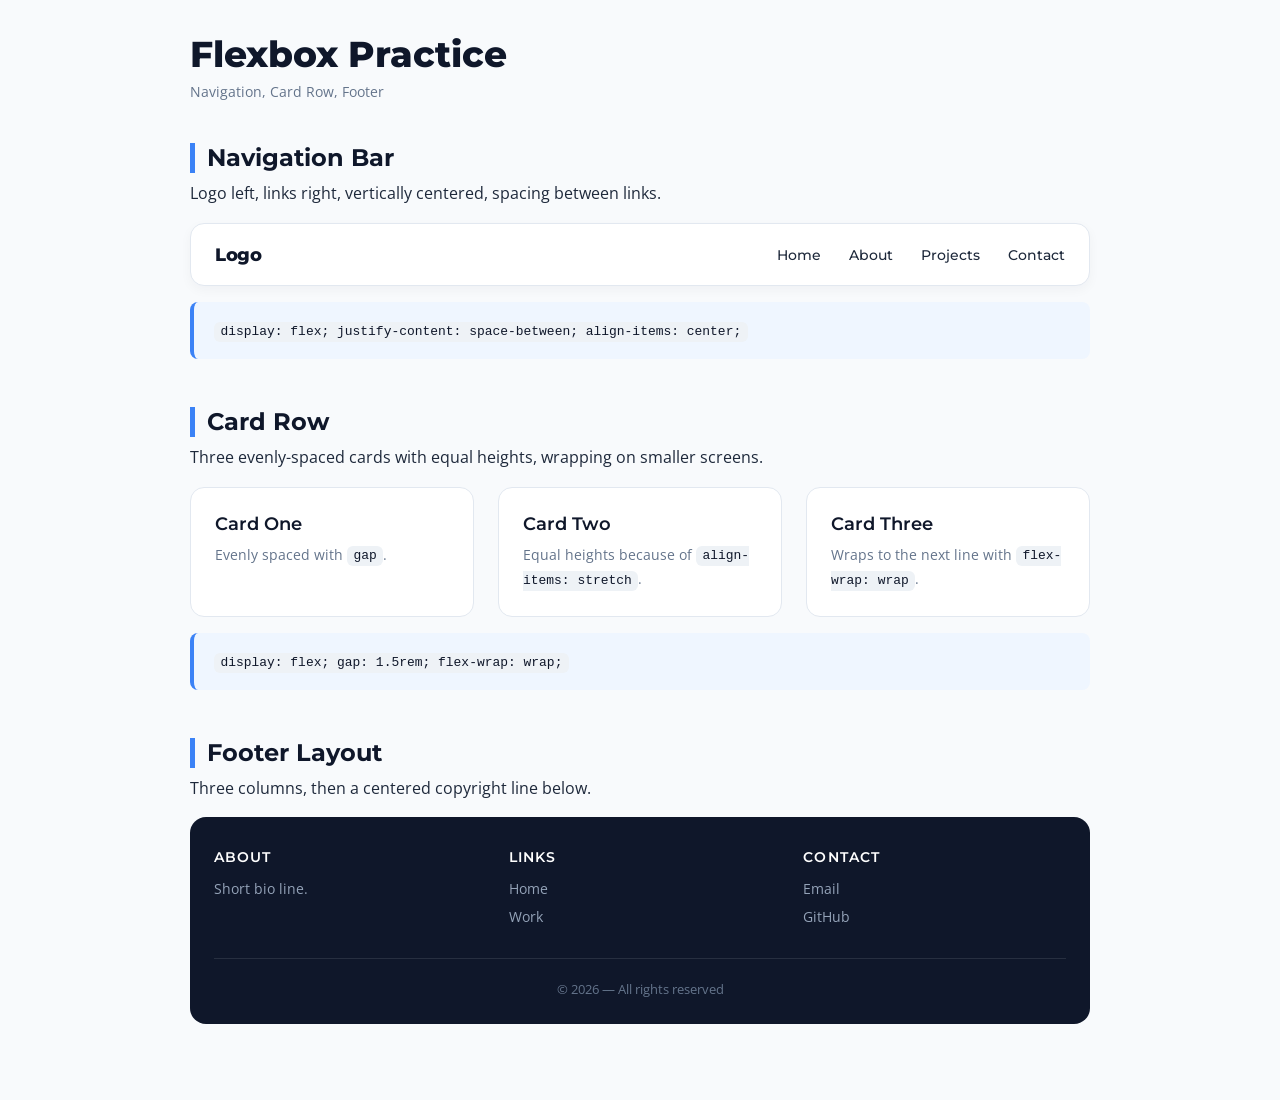
<file: flexbox-practice/index.html>
<!DOCTYPE html>
<html lang="en">
<head>
  <meta charset="UTF-8">
  <meta name="viewport" content="width=device-width, initial-scale=1.0">
  <title>Flexbox Practice ·</title>
  <link rel="preconnect" href="https://fonts.googleapis.com">
  <link rel="preconnect" href="https://fonts.gstatic.com" crossorigin>
  <link href="https://fonts.googleapis.com/css2?family=Montserrat:wght@400;500;600;700;800&family=Open+Sans:wght@400;500;600;700&display=swap" rel="stylesheet">
  <link rel="stylesheet" href="styles.css">
</head>
<body>

  <div class="wrap">

    <h1>Flexbox Practice</h1>
    <p class="text-small">Navigation, Card Row, Footer</p>

    <!-- ============ EXERCISE 1: NAV BAR ============ -->
    <section>
      <h2>Navigation Bar</h2>
      <p>Logo left, links right, vertically centered, spacing between links.</p>

      <nav class="demo-nav">
        <div class="logo">Logo</div>
        <ul class="links">
          <li><a href="#">Home</a></li>
          <li><a href="#">About</a></li>
          <li><a href="#">Projects</a></li>
          <li><a href="#">Contact</a></li>
        </ul>
      </nav>

      <p class="note"><code>display: flex; justify-content: space-between; align-items: center;</code></p>
    </section>

    <!-- ============ EXERCISE 2: CARD ROW ============ -->
    <section>
      <h2>Card Row</h2>
      <p>Three evenly-spaced cards with equal heights, wrapping on smaller screens.</p>

      <div class="card-row">
        <article class="demo-card">
          <h3>Card One</h3>
          <p>Evenly spaced with <code>gap</code>.</p>
        </article>
        <article class="demo-card">
          <h3>Card Two</h3>
          <p>Equal heights because of <code>align-items: stretch</code>.</p>
        </article>
        <article class="demo-card">
          <h3>Card Three</h3>
          <p>Wraps to the next line with <code>flex-wrap: wrap</code>.</p>
        </article>
      </div>

      <p class="note"><code>display: flex; gap: 1.5rem; flex-wrap: wrap;</code></p>
    </section>

    <!-- ============ EXERCISE 3: FOOTER ============ -->
    <section>
      <h2>Footer Layout</h2>
      <p>Three columns, then a centered copyright line below.</p>

      <footer class="demo-footer">
        <div class="footer-cols">
          <div class="footer-col">
            <h4>About</h4>
            <p>Short bio line.</p>
          </div>
          <div class="footer-col">
            <h4>Links</h4>
            <ul>
              <li><a href="#">Home</a></li>
              <li><a href="#">Work</a></li>
            </ul>
          </div>
          <div class="footer-col">
            <h4>Contact</h4>
            <ul>
              <li><a href="#">Email</a></li>
              <li><a href="#">GitHub</a></li>
            </ul>
          </div>
        </div>
        <p class="copyright">© 2026 — All rights reserved</p>
      </footer>
    </section>

  </div>

</body>
</html>
</file>
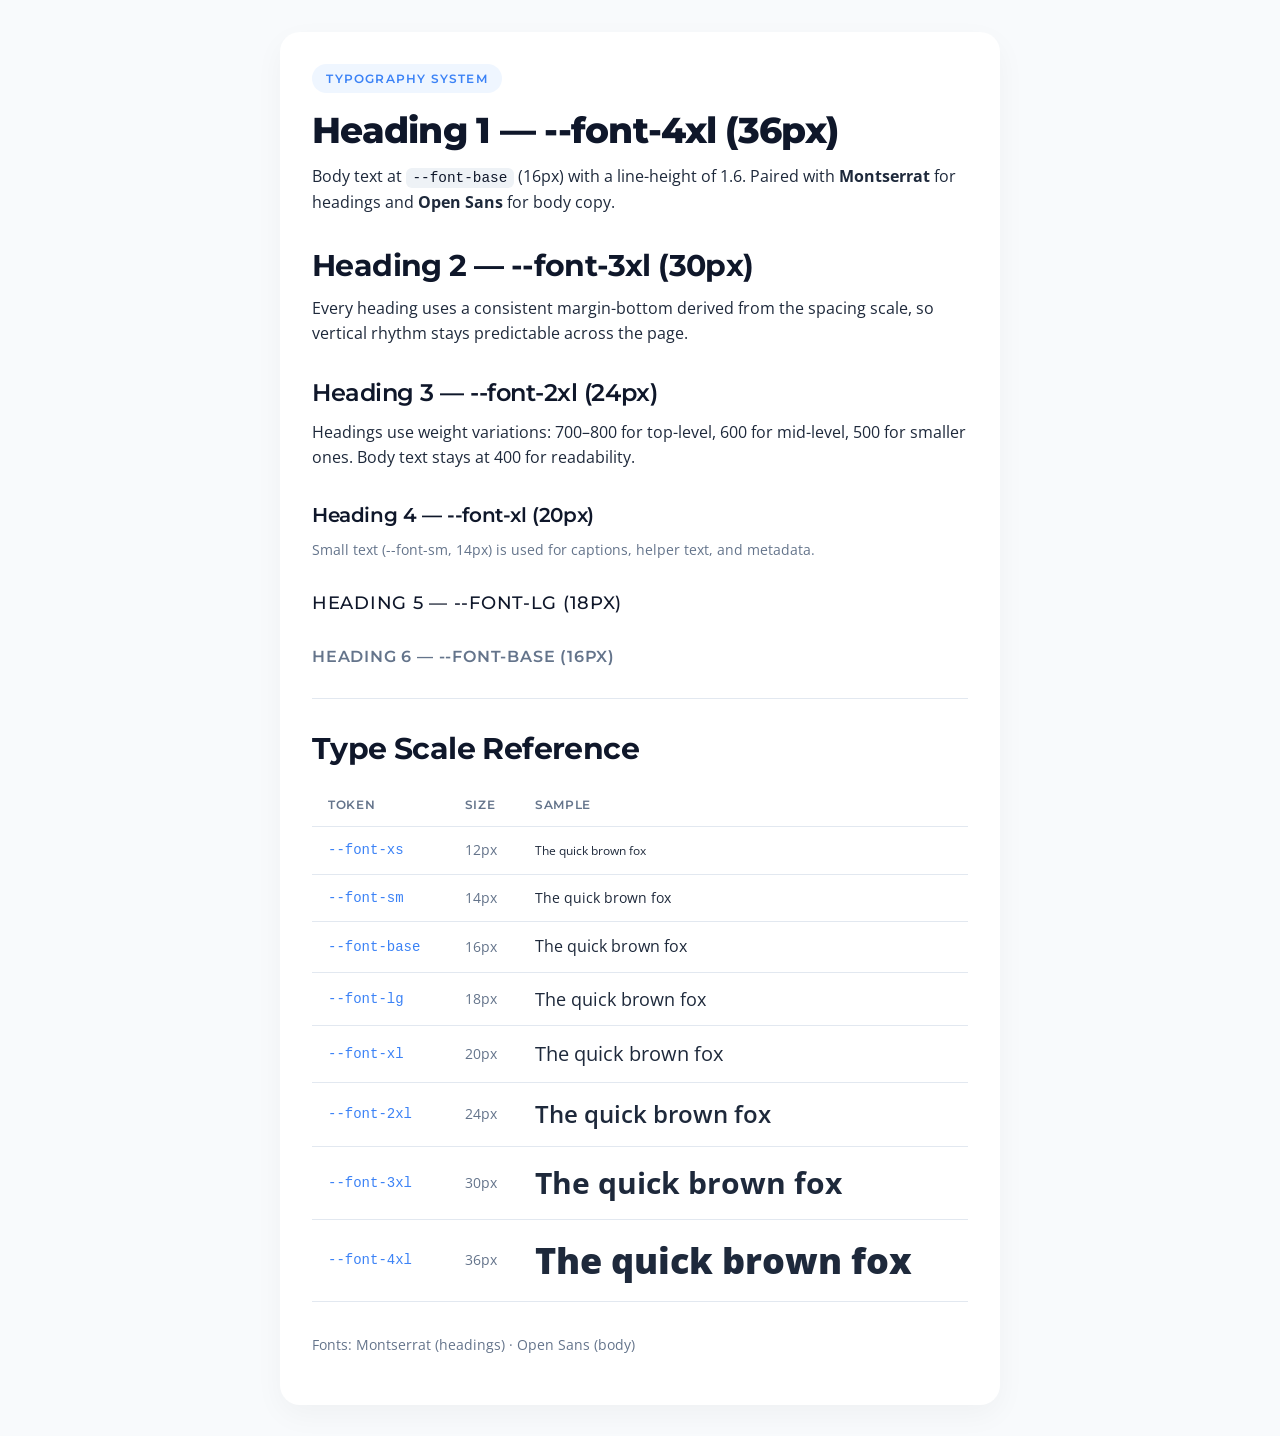
<file: typography-system/index.html>
<!DOCTYPE html>
<html lang="en">
<head>
  <meta charset="UTF-8">
  <meta name="viewport" content="width=device-width, initial-scale=1.0">
  <title>Typography System · Task 3.3</title>
  <link rel="preconnect" href="https://fonts.googleapis.com">
  <link rel="preconnect" href="https://fonts.gstatic.com" crossorigin>
  <link href="https://fonts.googleapis.com/css2?family=Montserrat:wght@400;500;600;700;800&family=Open+Sans:wght@400;500;600;700&display=swap" rel="stylesheet">
  <link rel="stylesheet" href="styles.css">
</head>
<body>

  <div class="wrap">

    <span class="badge">Typography System</span>
    <h1>Heading 1 — --font-4xl (36px)</h1>
    <p>Body text at <code>--font-base</code> (16px) with a line-height of 1.6. Paired with <strong>Montserrat</strong> for headings and <strong>Open Sans</strong> for body copy.</p>

    <h2>Heading 2 — --font-3xl (30px)</h2>
    <p>Every heading uses a consistent margin-bottom derived from the spacing scale, so vertical rhythm stays predictable across the page.</p>

    <h3>Heading 3 — --font-2xl (24px)</h3>
    <p>Headings use weight variations: 700–800 for top-level, 600 for mid-level, 500 for smaller ones. Body text stays at 400 for readability.</p>

    <h4>Heading 4 — --font-xl (20px)</h4>
    <p class="text-small">Small text (--font-sm, 14px) is used for captions, helper text, and metadata.</p>

    <h5>Heading 5 — --font-lg (18px)</h5>
    <h6>Heading 6 — --font-base (16px)</h6>

    <hr>

    <h2>Type Scale Reference</h2>

    <table class="scale">
      <thead>
        <tr><th>Token</th><th>Size</th><th>Sample</th></tr>
      </thead>
      <tbody>
        <tr><td>--font-xs</td>  <td>12px</td><td style="font-size: var(--font-xs);">The quick brown fox</td></tr>
        <tr><td>--font-sm</td>  <td>14px</td><td style="font-size: var(--font-sm);">The quick brown fox</td></tr>
        <tr><td>--font-base</td><td>16px</td><td style="font-size: var(--font-base);">The quick brown fox</td></tr>
        <tr><td>--font-lg</td>  <td>18px</td><td style="font-size: var(--font-lg);">The quick brown fox</td></tr>
        <tr><td>--font-xl</td>  <td>20px</td><td style="font-size: var(--font-xl);">The quick brown fox</td></tr>
        <tr><td>--font-2xl</td> <td>24px</td><td style="font-size: var(--font-2xl); font-weight: 600;">The quick brown fox</td></tr>
        <tr><td>--font-3xl</td> <td>30px</td><td style="font-size: var(--font-3xl); font-weight: 700;">The quick brown fox</td></tr>
        <tr><td>--font-4xl</td> <td>36px</td><td style="font-size: var(--font-4xl); font-weight: 800;">The quick brown fox</td></tr>
      </tbody>
    </table>

    <p class="text-small" style="margin-top: 2rem;">Fonts: Montserrat (headings) · Open Sans (body)</p>

  </div>

</body>
</html>
</file>
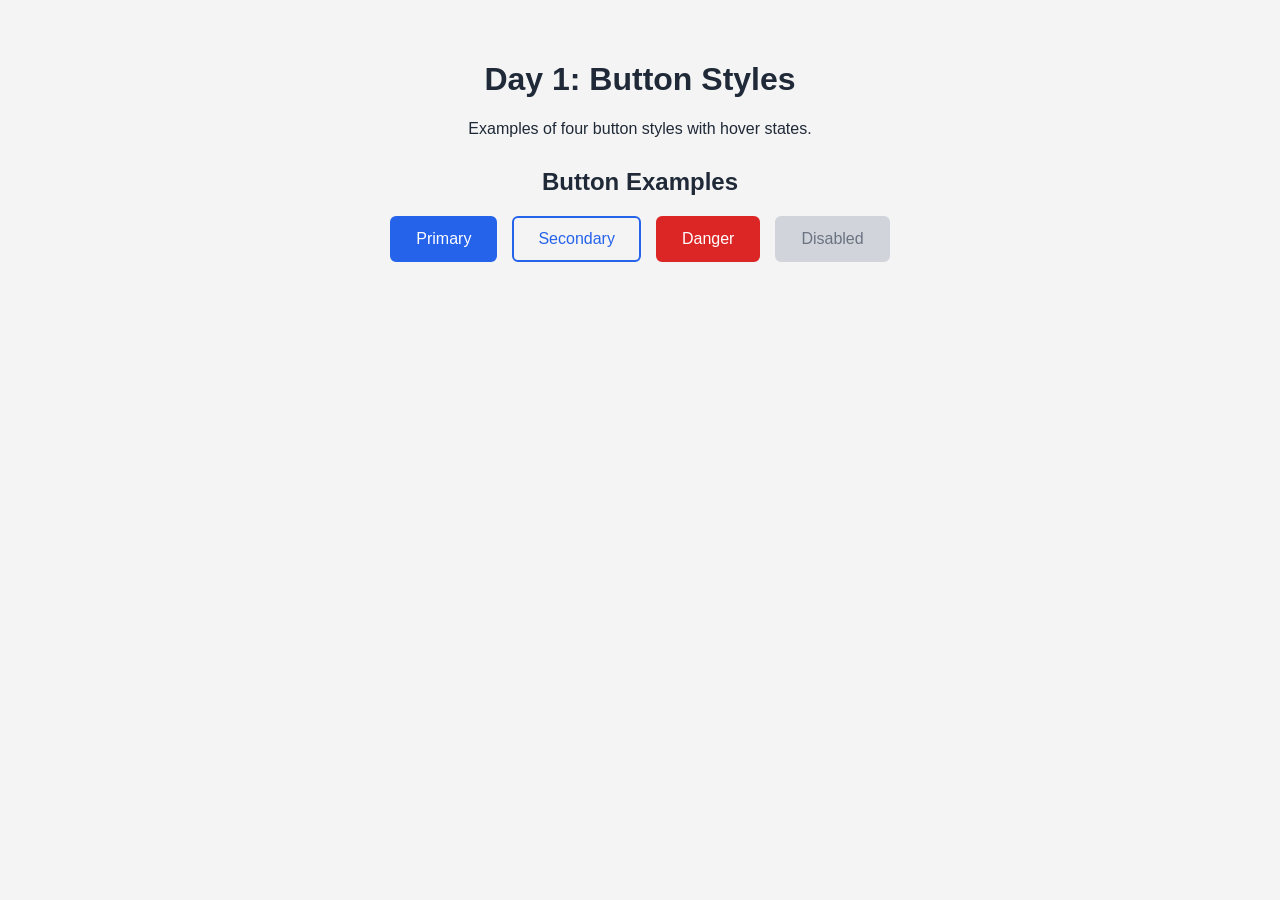
<file: daily-challenges/day-1.html>
<!DOCTYPE html>
<html lang="en">
<head>
    <meta charset="UTF-8">
    <meta name="viewport" content="width=device-width, initial-scale=1.0">
    <title>Day 1 - Semantic Button Styles</title>

    <style>
        * {
            box-sizing: border-box;
        }

        body {
            margin: 0;
            padding: 40px 20px;
            font-family: Arial, sans-serif;
            background-color: #f4f4f4;
            color: #1f2937;
        }

        main {
            max-width: 900px;
            margin: 0 auto;
            text-align: center;
        }

        .button-section {
            margin-top: 30px;
        }

        .button-container {
            display: flex;
            justify-content: center;
            flex-wrap: wrap;
            gap: 15px;
            margin-top: 20px;
        }

        .btn {
            padding: 12px 24px;
            border-radius: 6px;
            font-size: 16px;
            font-family: inherit;
            cursor: pointer;
            transition: background-color 0.3s, color 0.3s,
                        border-color 0.3s;
        }

        .primary {
            background-color: #2563eb;
            color: white;
            border: 2px solid #2563eb;
        }

        .primary:hover {
            background-color: #1d4ed8;
            border-color: #1d4ed8;
        }

        .secondary {
            background-color: transparent;
            color: #2563eb;
            border: 2px solid #2563eb;
        }

        .secondary:hover {
            background-color: #2563eb;
            color: white;
        }

        .danger {
            background-color: #dc2626;
            color: white;
            border: 2px solid #dc2626;
        }

        .danger:hover {
            background-color: #b91c1c;
            border-color: #b91c1c;
        }

        .disabled {
            background-color: #d1d5db;
            color: #6b7280;
            border: 2px solid #d1d5db;
            cursor: not-allowed;
        }

        .btn:focus-visible {
            outline: 3px solid #111827;
            outline-offset: 3px;
        }
    </style>
</head>
<body>

    <main>
        <header>
            <h1>Day 1: Button Styles</h1>
            <p>Examples of four button styles with hover states.</p>
        </header>

        <section class="button-section" aria-labelledby="buttons-heading">
            <h2 id="buttons-heading">Button Examples</h2>

            <div class="button-container">
                <button type="button" class="btn primary">
                    Primary
                </button>

                <button type="button" class="btn secondary">
                    Secondary
                </button>

                <button type="button" class="btn danger">
                    Danger
                </button>

                <button type="button" class="btn disabled" disabled>
                    Disabled
                </button>
            </div>
        </section>
    </main>

</body>
</html>
</file>
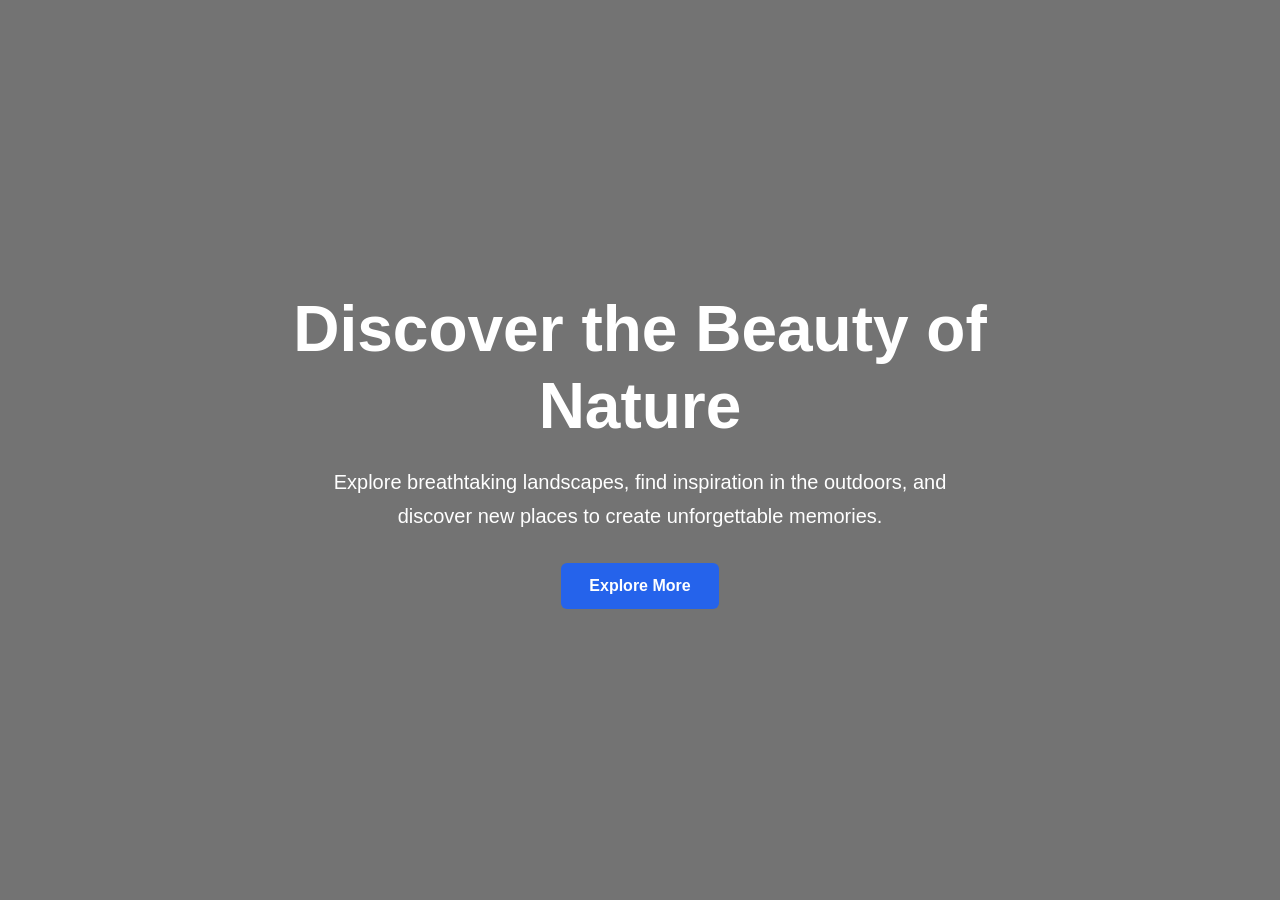
<file: daily-challenges/day-3.html>
<!DOCTYPE html>
<html lang="en">
<head>
  <meta charset="UTF-8">
  <meta name="viewport" content="width=device-width, initial-scale=1.0">
  <title>Day 3: Hero Section</title>

  <style>
    * {
      box-sizing: border-box;
    }

    body {
      margin: 0;
      font-family: Arial, sans-serif;
    }

    .hero {
      display: flex;
      align-items: center;
      justify-content: center;
      min-height: 100vh;
      padding: 40px 20px;
      text-align: center;
      color: white;
      background:
        linear-gradient(rgba(0, 0, 0, 0.55), rgba(0, 0, 0, 0.55)),
        url("https://images.unsplash.com/photo-1470770841072-f978cf4d019e?auto=format&fit=crop&w=1920&q=80");
      background-position: center;
      background-size: cover;
      background-repeat: no-repeat;
    }

    .hero-content {
      width: 100%;
      max-width: 800px;
    }

    .hero h1 {
      margin: 0 0 20px;
      font-size: clamp(2rem, 6vw, 4rem);
      line-height: 1.2;
    }

    .hero p {
      max-width: 650px;
      margin: 0 auto 30px;
      font-size: clamp(1rem, 2.5vw, 1.25rem);
      line-height: 1.7;
    }

    .hero-link {
      display: inline-block;
      padding: 14px 28px;
      border-radius: 6px;
      background-color: #2563eb;
      color: white;
      font-weight: bold;
      text-decoration: none;
      transition: background-color 0.3s ease;
    }

    .hero-link:hover {
      background-color: #1d4ed8;
    }

    .hero-link:focus-visible {
      outline: 3px solid white;
      outline-offset: 4px;
    }
  </style>
</head>

<body>
  <main>
    <section class="hero" aria-labelledby="hero-title">
      <div class="hero-content">
        <h1 id="hero-title">Discover the Beauty of Nature</h1>

        <p>
          Explore breathtaking landscapes, find inspiration in the
          outdoors, and discover new places to create unforgettable
          memories.
        </p>

        <a
          class="hero-link"
          href="https://developer.mozilla.org/en-US/docs/Learn_web_development"
          target="_blank"
          rel="noopener noreferrer"
        >
          Explore More
        </a>
      </div>
    </section>
  </main>
</body>
</html>
</file>
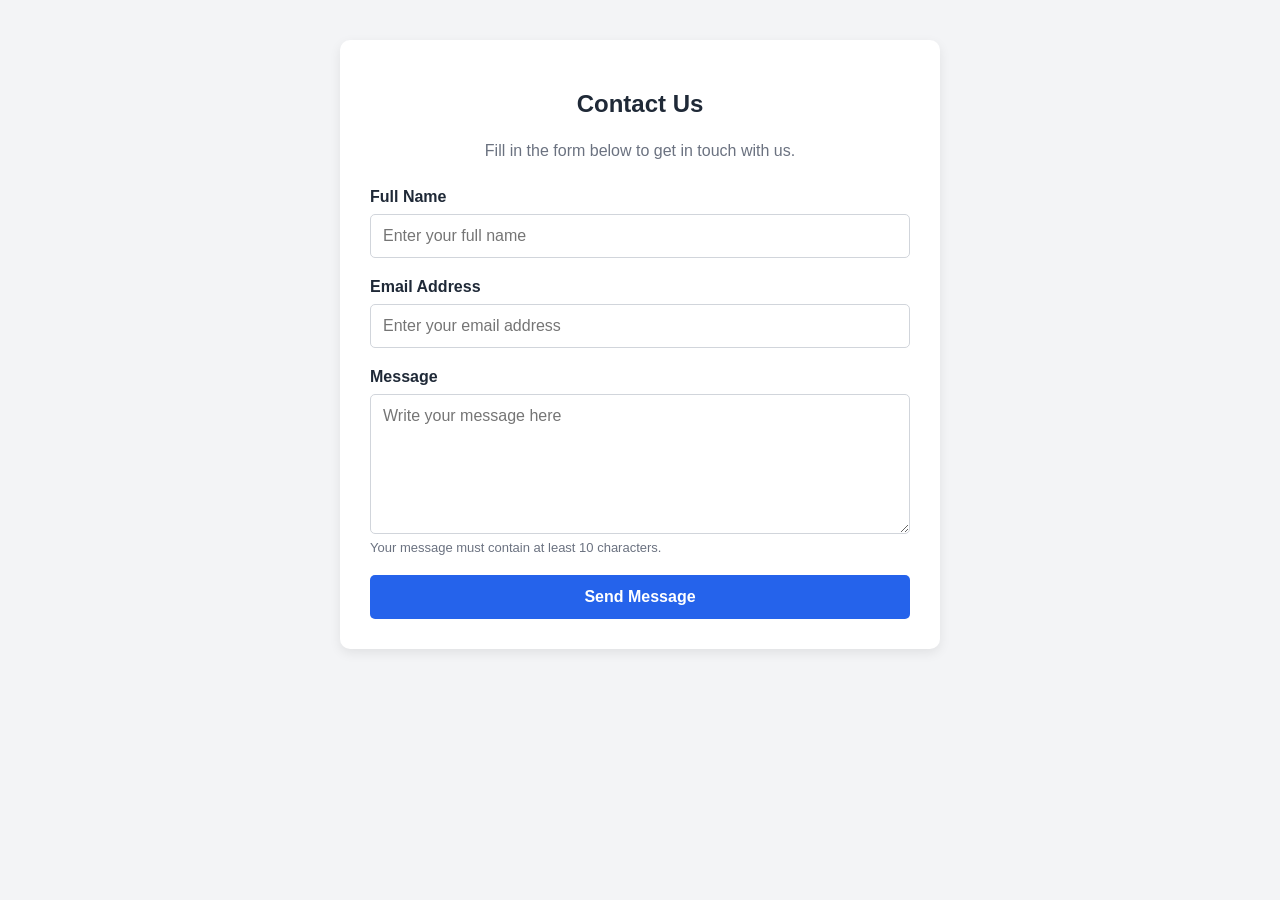
<file: daily-challenges/day-4.html>
<!DOCTYPE html>
<html lang="en">
<head>
  <meta charset="UTF-8">
  <meta name="viewport" content="width=device-width, initial-scale=1.0">
  <title>Day 4: Contact Form</title>

  <style>
    * {
      box-sizing: border-box;
    }

    body {
      margin: 0;
      padding: 40px 20px;
      font-family: Arial, sans-serif;
      background-color: #f3f4f6;
      color: #1f2937;
    }

    main {
      max-width: 600px;
      margin: 0 auto;
    }

    .contact-section {
      padding: 30px;
      background-color: #fff;
      border-radius: 10px;
      box-shadow: 0 4px 12px rgba(0, 0, 0, 0.08);
    }

    header {
      margin-bottom: 25px;
      text-align: center;
    }

    header p {
      color: #6b7280;
      line-height: 1.6;
    }

    .form-group {
      margin-bottom: 20px;
    }

    label {
      display: block;
      margin-bottom: 8px;
      font-weight: bold;
    }

    input,
    textarea {
      display: block;
      width: 100%;
      padding: 12px;
      border: 1px solid #d1d5db;
      border-radius: 5px;
      font: inherit;
      background-color: #fff;
    }

    textarea {
      min-height: 140px;
      resize: vertical;
    }

    input:focus,
    textarea:focus {
      border-color: #2563eb;
      outline: 2px solid #bfdbfe;
    }

    input:invalid:not(:placeholder-shown),
    textarea:invalid:not(:placeholder-shown) {
      border-color: #dc2626;
    }

    .hint {
      display: block;
      margin-top: 6px;
      color: #6b7280;
      font-size: 13px;
    }

    button {
      width: 100%;
      padding: 13px;
      border: none;
      border-radius: 5px;
      background-color: #2563eb;
      color: white;
      font: inherit;
      font-weight: bold;
      cursor: pointer;
      transition: background-color 0.3s ease;
    }

    button:hover {
      background-color: #1d4ed8;
    }

    button:focus-visible {
      outline: 3px solid #111827;
      outline-offset: 3px;
    }

    @media (max-width: 480px) {
      .contact-section {
        padding: 20px;
      }
    }
  </style>
</head>

<body>
  <main>
    <section class="contact-section" aria-labelledby="contact-title">
      <header>
        <h1 id="contact-title">Contact Us</h1>
        <p>Fill in the form below to get in touch with us.</p>
      </header>

      <form action="#" method="get">
        <div class="form-group">
          <label for="name">Full Name</label>
          <input
            type="text"
            id="name"
            name="name"
            placeholder="Enter your full name"
            minlength="2"
            required
          >
        </div>

        <div class="form-group">
          <label for="email">Email Address</label>
          <input
            type="email"
            id="email"
            name="email"
            placeholder="Enter your email address"
            required
          >
        </div>

        <div class="form-group">
          <label for="message">Message</label>
          <textarea
            id="message"
            name="message"
            placeholder="Write your message here"
            minlength="10"
            required
          ></textarea>
          <span class="hint">Your message must contain at least 10 characters.</span>
        </div>

        <button type="submit">Send Message</button>
      </form>
    </section>
  </main>
</body>
</html>
</file>
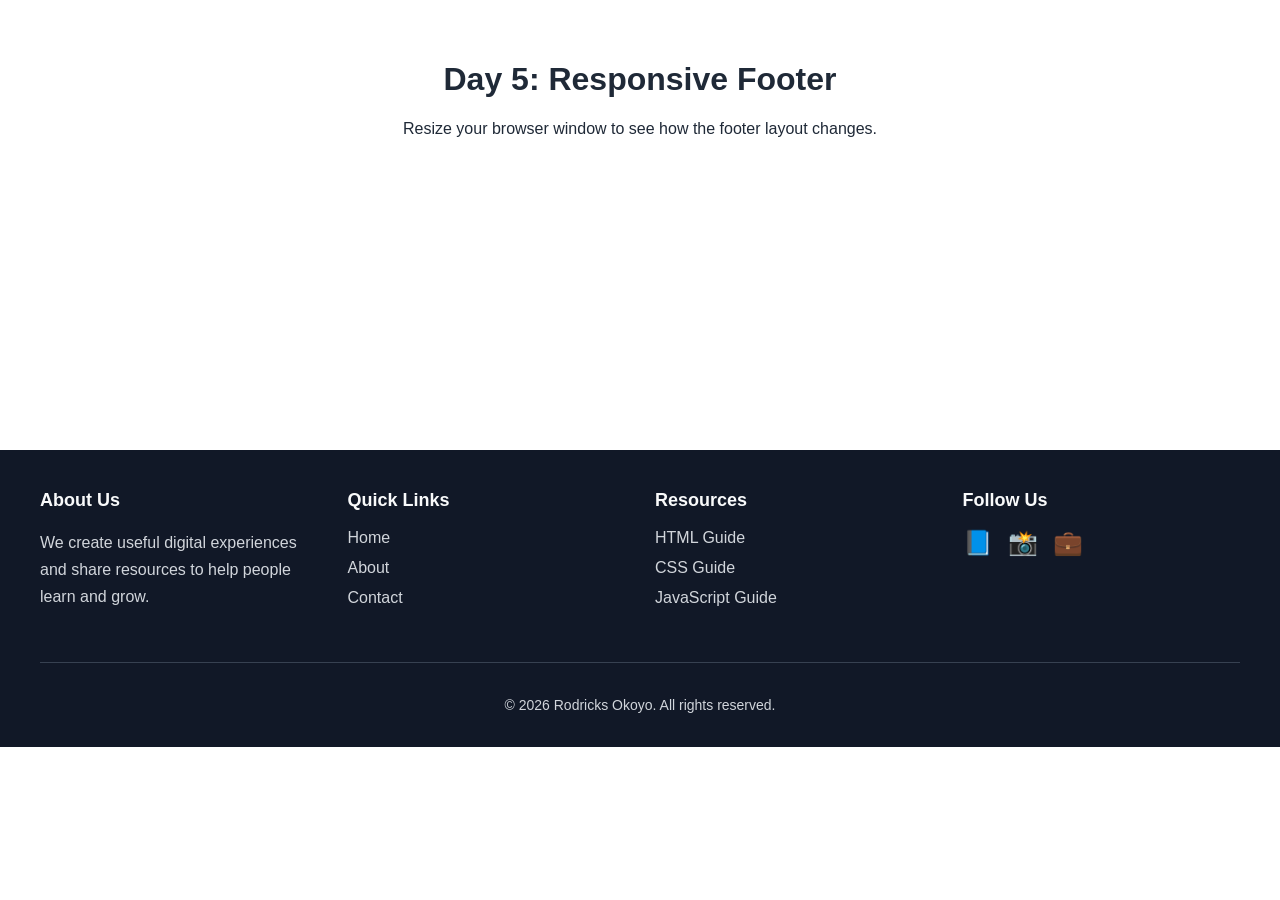
<file: daily-challenges/day-5.html>
<!DOCTYPE html>
<html lang="en">
<head>
  <meta charset="UTF-8">
  <meta name="viewport" content="width=device-width, initial-scale=1.0">
  <title>Day 5: Responsive Footer</title>

  <style>
    * {
      box-sizing: border-box;
    }

    body {
      margin: 0;
      font-family: Arial, sans-serif;
      color: #1f2937;
    }

    main {
      min-height: 50vh;
      padding: 40px 20px;
      text-align: center;
    }

    .site-footer {
      padding: 40px 20px 20px;
      background-color: #111827;
      color: #f9fafb;
    }

    .footer-container {
      display: grid;
      grid-template-columns: repeat(4, minmax(0, 1fr));
      gap: 30px;
      max-width: 1200px;
      margin: 0 auto;
    }

    .footer-column h2 {
      margin-top: 0;
      margin-bottom: 18px;
      font-size: 18px;
    }

    .footer-column p {
      color: #d1d5db;
      line-height: 1.7;
    }

    .footer-column ul {
      margin: 0;
      padding: 0;
      list-style: none;
    }

    .footer-column li {
      margin-bottom: 12px;
    }

    .footer-column a {
      color: #d1d5db;
      text-decoration: none;
      transition: color 0.3s ease;
    }

    .footer-column a:hover {
      color: #60a5fa;
    }

    .footer-column a:focus-visible {
      outline: 2px solid #60a5fa;
      outline-offset: 4px;
    }

    .social-links {
      display: flex;
      flex-wrap: wrap;
      gap: 15px;
    }

    .social-links a {
      font-size: 24px;
    }

    .footer-bottom {
      max-width: 1200px;
      margin: 35px auto 0;
      padding-top: 20px;
      border-top: 1px solid #374151;
      text-align: center;
      color: #d1d5db;
      font-size: 14px;
    }

    @media (max-width: 900px) {
      .footer-container {
        grid-template-columns: repeat(2, minmax(0, 1fr));
      }
    }

    @media (max-width: 500px) {
      .footer-container {
        grid-template-columns: 1fr;
        gap: 25px;
      }
    }
  </style>
</head>

<body>
  <main>
    <h1>Day 5: Responsive Footer</h1>
    <p>Resize your browser window to see how the footer layout changes.</p>
  </main>

  <footer class="site-footer">
    <div class="footer-container">
      <section class="footer-column" aria-labelledby="about-heading">
        <h2 id="about-heading">About Us</h2>
        <p>
          We create useful digital experiences and share resources
          to help people learn and grow.
        </p>
      </section>

      <nav class="footer-column" aria-labelledby="quick-links-heading">
        <h2 id="quick-links-heading">Quick Links</h2>
        <ul>
          <li><a href="#home">Home</a></li>
          <li><a href="#about-heading">About</a></li>
          <li><a href="#contact">Contact</a></li>
        </ul>
      </nav>

      <nav class="footer-column" aria-labelledby="resources-heading">
        <h2 id="resources-heading">Resources</h2>
        <ul>
          <li>
            <a href="https://developer.mozilla.org/en-US/docs/Web/HTML">
              HTML Guide
            </a>
          </li>
          <li>
            <a href="https://developer.mozilla.org/en-US/docs/Web/CSS">
              CSS Guide
            </a>
          </li>
          <li>
            <a href="https://developer.mozilla.org/en-US/docs/Web/JavaScript">
              JavaScript Guide
            </a>
          </li>
        </ul>
      </nav>

      <section class="footer-column" aria-labelledby="social-heading">
        <h2 id="social-heading">Follow Us</h2>
        <div class="social-links">
          <a href="https://www.facebook.com/"
             aria-label="Facebook">📘</a>
          <a href="https://www.instagram.com/"
             aria-label="Instagram">📸</a>
          <a href="https://www.linkedin.com/"
             aria-label="LinkedIn">💼</a>
        </div>
      </section>
    </div>

    <div class="footer-bottom">
      <p>&copy; 2026 Rodricks Okoyo. All rights reserved.</p>
    </div>
  </footer>
</body>
</html>
</file>
<file: flexbox-practice/styles.css>
/* ============================================================
   TASK 4.1 — FLEXBOX PRACTICE
   Three exercises: nav bar, card row, footer
   ============================================================ */

*,
*::before,
*::after { margin: 0; padding: 0; box-sizing: border-box; }

html { font-size: 100%; }

body {
  font-family: 'Open Sans', -apple-system, BlinkMacSystemFont, 'Segoe UI', Roboto, sans-serif;
  font-size: 1rem;
  line-height: 1.6;
  color: #1e293b;
  background: #f8fafc;
  padding: 2rem 1.5rem;
}

h1, h2, h3, h4 {
  font-family: 'Montserrat', sans-serif;
  color: #0f172a;
  line-height: 1.25;
  margin-bottom: 0.5rem;
}
h1 { font-size: 2.25rem; font-weight: 800; margin-bottom: 0.25rem; }
h2 {
  font-size: 1.5rem;
  font-weight: 700;
  border-left: 5px solid #3b82f6;
  padding-left: 0.75rem;
  margin-top: 2.5rem;
  margin-bottom: 0.5rem;
}
h3 { font-size: 1.15rem; font-weight: 600; }
h4 { font-size: 1rem; font-weight: 600; }

p { margin-bottom: 1rem; }

code {
  font-family: ui-monospace, SFMono-Regular, Menlo, monospace;
  font-size: 0.9em;
  background: #eef2f6;
  padding: 0.15rem 0.4rem;
  border-radius: 6px;
  color: #0f172a;
}

.text-small { font-size: 0.875rem; color: #64748b; }

.wrap { max-width: 900px; margin: 0 auto; }
section { margin-bottom: 3rem; }

.note {
  background: #eff6ff;
  border-left: 4px solid #3b82f6;
  padding: 1rem 1.25rem;
  border-radius: 8px;
  margin-top: 1rem;
  font-size: 0.9rem;
  color: #1e293b;
}

/* ============================================================
   EXERCISE 1 · NAVIGATION BAR
   display: flex; justify-content: space-between; align-items: center;
   ============================================================ */
.demo-nav {
  display: flex;
  justify-content: space-between;   /* logo left, links right */
  align-items: center;              /* vertical centering */
  background: #ffffff;
  padding: 1rem 1.5rem;
  border-radius: 14px;
  border: 1px solid #e2e8f0;
  margin-top: 1rem;
  box-shadow: 0 4px 12px rgba(15, 23, 42, 0.04);
}

.demo-nav .logo {
  font-family: 'Montserrat', sans-serif;
  font-weight: 800;
  font-size: 1.15rem;
  color: #0f172a;
  letter-spacing: -0.02em;
}

.demo-nav .links {
  list-style: none;
  display: flex;
  gap: 1.75rem;                     /* spacing between links */
}

.demo-nav .links a {
  font-family: 'Montserrat', sans-serif;
  font-weight: 500;
  font-size: 0.9rem;
  color: #1e293b;
  text-decoration: none;
  transition: color 0.2s ease;
}
.demo-nav .links a:hover { color: #3b82f6; }

/* ============================================================
   EXERCISE 2 · CARD ROW
   display: flex; gap; flex-wrap: wrap; align-items: stretch;
   ============================================================ */
.card-row {
  display: flex;
  gap: 1.5rem;
  flex-wrap: wrap;                  /* wraps on smaller screens */
  align-items: stretch;             /* equal heights */
  margin-top: 1rem;
}

.demo-card {
  flex: 1 1 240px;                  /* grow, shrink, min-width */
  background: #ffffff;
  border: 1px solid #e2e8f0;
  border-radius: 14px;
  padding: 1.5rem;
  transition: transform 0.2s ease, box-shadow 0.2s ease;
}
.demo-card:hover {
  transform: translateY(-3px);
  box-shadow: 0 12px 24px -8px rgba(15, 23, 42, 0.12);
}
.demo-card h3 { margin-bottom: 0.5rem; }
.demo-card p  { color: #64748b; font-size: 0.9rem; margin-bottom: 0; }

/* ============================================================
   EXERCISE 3 · FOOTER
   3 columns on top, centered copyright below
   ============================================================ */
.demo-footer {
  background: #0f172a;
  color: #cbd5e1;
  padding: 2rem 1.5rem 1.5rem;
  border-radius: 16px;
  margin-top: 1rem;
}

.footer-cols {
  display: flex;
  flex-wrap: wrap;                  /* stacks on small screens */
  gap: 2rem;
  justify-content: space-between;
  padding-bottom: 1.5rem;
  border-bottom: 1px solid rgba(255, 255, 255, 0.1);
}

.footer-col {
  flex: 1 1 160px;
}
.footer-col h4 {
  color: #ffffff;
  font-family: 'Montserrat', sans-serif;
  font-size: 0.85rem;
  font-weight: 600;
  text-transform: uppercase;
  letter-spacing: 0.08em;
  margin-bottom: 0.75rem;
}
.footer-col p,
.footer-col ul {
  font-size: 0.875rem;
  color: #94a3b8;
  margin-bottom: 0;
}
.footer-col ul { list-style: none; }
.footer-col ul li { margin-bottom: 0.35rem; }
.footer-col a {
  color: #94a3b8;
  text-decoration: none;
  transition: color 0.2s ease;
}
.footer-col a:hover { color: #3b82f6; }

.copyright {
  text-align: center;
  font-size: 0.8rem;
  color: #64748b;
  margin: 1.25rem 0 0;
}

/* ---------- Small-screen tweak for the demo nav ---------- */
@media (max-width: 480px) {
  .demo-nav .links { gap: 1rem; font-size: 0.8rem; }
  .demo-nav .logo  { font-size: 1rem; }
}
</file>
<file: typography-system/styles.css>
/* ============================================================
   TASK 3.3 — TYPOGRAPHY SYSTEM
   Font pairing: Montserrat (headings) + Open Sans (body)
   ============================================================ */

:root {
  /* Font families */
  --font-heading: 'Montserrat', -apple-system, BlinkMacSystemFont, 'Segoe UI', Roboto, sans-serif;
  --font-body:    'Open Sans',  -apple-system, BlinkMacSystemFont, 'Segoe UI', Roboto, Helvetica, Arial, sans-serif;

  /* Type scale */
  --font-xs:   0.75rem;
  --font-sm:   0.875rem;
  --font-base: 1rem;
  --font-lg:   1.125rem;
  --font-xl:   1.25rem;
  --font-2xl:  1.5rem;
  --font-3xl:  1.875rem;
  --font-4xl:  2.25rem;

  /* Line heights */
  --line-tight:  1.2;
  --line-snug:   1.35;
  --line-normal: 1.6;

  /* Weights */
  --w-regular:  400;
  --w-medium:   500;
  --w-semibold: 600;
  --w-bold:     700;
  --w-extrabold: 800;

  /* Colors */
  --color-heading: #0f172a;
  --color-text:    #1e293b;
  --color-muted:   #64748b;
  --color-border:  #e2e8f0;
  --color-bg:      #f8fafc;
  --color-surface: #ffffff;
  --color-primary: #3b82f6;
  --color-accent-soft: #eff6ff;

  /* Spacing */
  --space-2: 0.5rem;
  --space-3: 0.75rem;
  --space-4: 1rem;
  --space-5: 1.5rem;
  --space-6: 2rem;
  --space-8: 3rem;
}

/* --- Reset --- */
*,
*::before,
*::after {
  margin: 0;
  padding: 0;
  box-sizing: border-box;
}

html { font-size: 100%; -webkit-font-smoothing: antialiased; }

body {
  font-family: var(--font-body);
  font-size: var(--font-base);       /* 16px */
  line-height: var(--line-normal);   /* 1.6 */
  color: var(--color-text);
  background: var(--color-bg);
  padding: var(--space-6) var(--space-4);
}

/* --- Headings --- */
h1, h2, h3, h4, h5, h6 {
  font-family: var(--font-heading);
  color: var(--color-heading);
  line-height: var(--line-tight);
  letter-spacing: -0.02em;
  margin-top: var(--space-6);
  margin-bottom: var(--space-3);
}

h1 { font-size: var(--font-4xl); font-weight: var(--w-extrabold); margin-top: 0; }
h2 { font-size: var(--font-3xl); font-weight: var(--w-bold); }
h3 { font-size: var(--font-2xl); font-weight: var(--w-semibold); }
h4 { font-size: var(--font-xl);  font-weight: var(--w-semibold); }
h5 { font-size: var(--font-lg);  font-weight: var(--w-medium); text-transform: uppercase; letter-spacing: 0.04em; }
h6 { font-size: var(--font-base); font-weight: var(--w-semibold); text-transform: uppercase; letter-spacing: 0.05em; color: var(--color-muted); }

/* --- Body --- */
p {
  font-size: var(--font-base);
  line-height: var(--line-normal);
  margin-bottom: var(--space-4);
}

.text-small { font-size: var(--font-sm); color: var(--color-muted); }

/* --- Demo layout --- */
.wrap { max-width: 720px; margin: 0 auto; background: var(--color-surface); padding: var(--space-6); border-radius: 20px; box-shadow: 0 10px 30px rgba(0,0,0,0.04); }

.badge {
  display: inline-block;
  font-family: var(--font-heading);
  font-size: var(--font-xs);
  font-weight: var(--w-semibold);
  text-transform: uppercase;
  letter-spacing: 0.1em;
  color: var(--color-primary);
  background: var(--color-accent-soft);
  padding: 0.3rem 0.9rem;
  border-radius: 40px;
  margin-bottom: var(--space-4);
}

code {
  font-family: ui-monospace, SFMono-Regular, Menlo, monospace;
  font-size: 0.9em;
  background: #eef2f6;
  padding: 0.15rem 0.4rem;
  border-radius: 6px;
  color: var(--color-heading);
}

hr {
  border: none;
  border-top: 1px solid var(--color-border);
  margin: var(--space-6) 0;
}

/* --- Scale table --- */
.scale {
  width: 100%;
  border-collapse: collapse;
  margin-top: var(--space-4);
  font-size: var(--font-sm);
}
.scale th,
.scale td {
  text-align: left;
  padding: 0.75rem 1rem;
  border-bottom: 1px solid var(--color-border);
  vertical-align: middle;
}
.scale th {
  font-family: var(--font-heading);
  font-size: var(--font-xs);
  text-transform: uppercase;
  letter-spacing: 0.06em;
  color: var(--color-muted);
  font-weight: var(--w-semibold);
}
.scale td:first-child {
  font-family: ui-monospace, SFMono-Regular, Menlo, monospace;
  color: var(--color-primary);
  white-space: nowrap;
}
.scale td:nth-child(2) { color: var(--color-muted); white-space: nowrap; }
</file>
